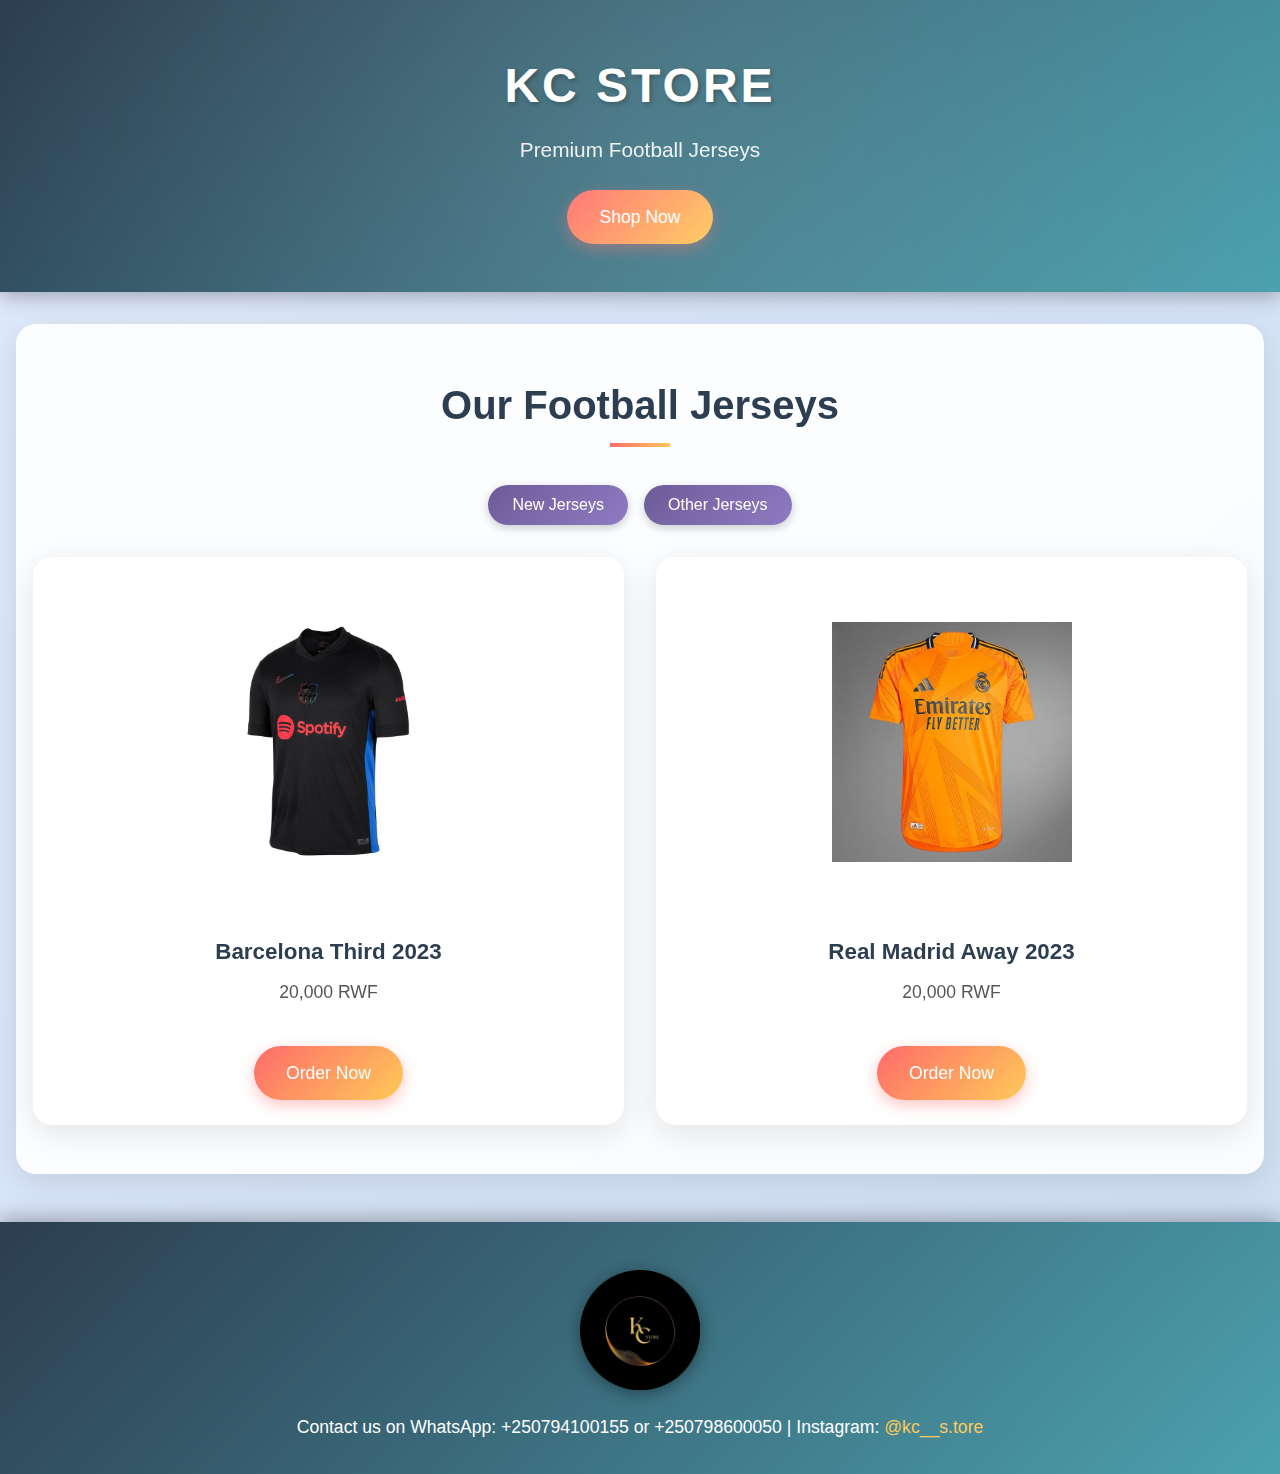
<file: kc store rw/index.html>
<!DOCTYPE html>
<html lang="en">
<head>
    <meta charset="UTF-8">
    <meta name="viewport" content="width=device-width, initial-scale=1.0">
    <title>KC Store - Football Jerseys</title>
    <meta name="description" content="Shop premium football jerseys at KC Store. Best quality, great prices!">
    <meta name="keywords" content="KC Store football jerseys, buy football jerseys, premium jerseys">
    <link rel="stylesheet" href="styles.css">
</head>
<body>
    <!-- Header -->
    <header>
        <h1>KC Store</h1>
        <p>Premium Football Jerseys</p>
        <a href="https://wa.me/250794100155" class="btn shop-now">Shop Now</a>
    </header>

    <!-- Jerseys Section -->
    <section class="jerseys">
        <h2>Our Football Jerseys</h2>
        <div class="filter-buttons">
            <button id="show-new" class="btn filter-btn">New Jerseys</button>
            <button id="show-others" class="btn filter-btn">Other Jerseys</button>
        </div>
        <div class="grid" id="jersey-grid">
            <!-- Default Jerseys (Static) -->
            <div class="jersey-item" data-created-at="1625097600000">
                <img src="photos/4.jpeg" alt="Barcelona Third 2023">
                <h3>Barcelona Third 2023</h3>
                <p>20,000 RWF</p>
                <a href="https://wa.me/250794100155" class="btn order-now">Order Now</a>
            </div>
            <div class="jersey-item" data-created-at="1625097600000">
                <img src="photos/2.jpeg" alt="Real Madrid Away 2023">
                <h3>Real Madrid Away 2023</h3>
                <p>20,000 RWF</p>
                <a href="https://www.instagram.com/kc__s.tore?utm_source=ig_web_button_share_sheet&igsh=ZDNlZDc0MzIxNw==" class="btn order-now">Order Now</a>
            </div>
            <!-- Dynamically added jerseys will be appended here -->
        </div>
    </section>

    <!-- Footer -->
    <footer>
        <img src="photos/KC_Store_Icon.png"KC Store Logo>
        <p>Contact us on WhatsApp: +250794100155 or +250798600050 | Instagram: <a href="https://www.instagram.com/kc__s.tore?utm_source=ig_web_button_share_sheet&igsh=ZDNlZDc0MzIxNw==" target="_blank">@kc__s.tore</a></p>

    </footer>

    <script src="script.js"></script>
</body>
</html>
</file>
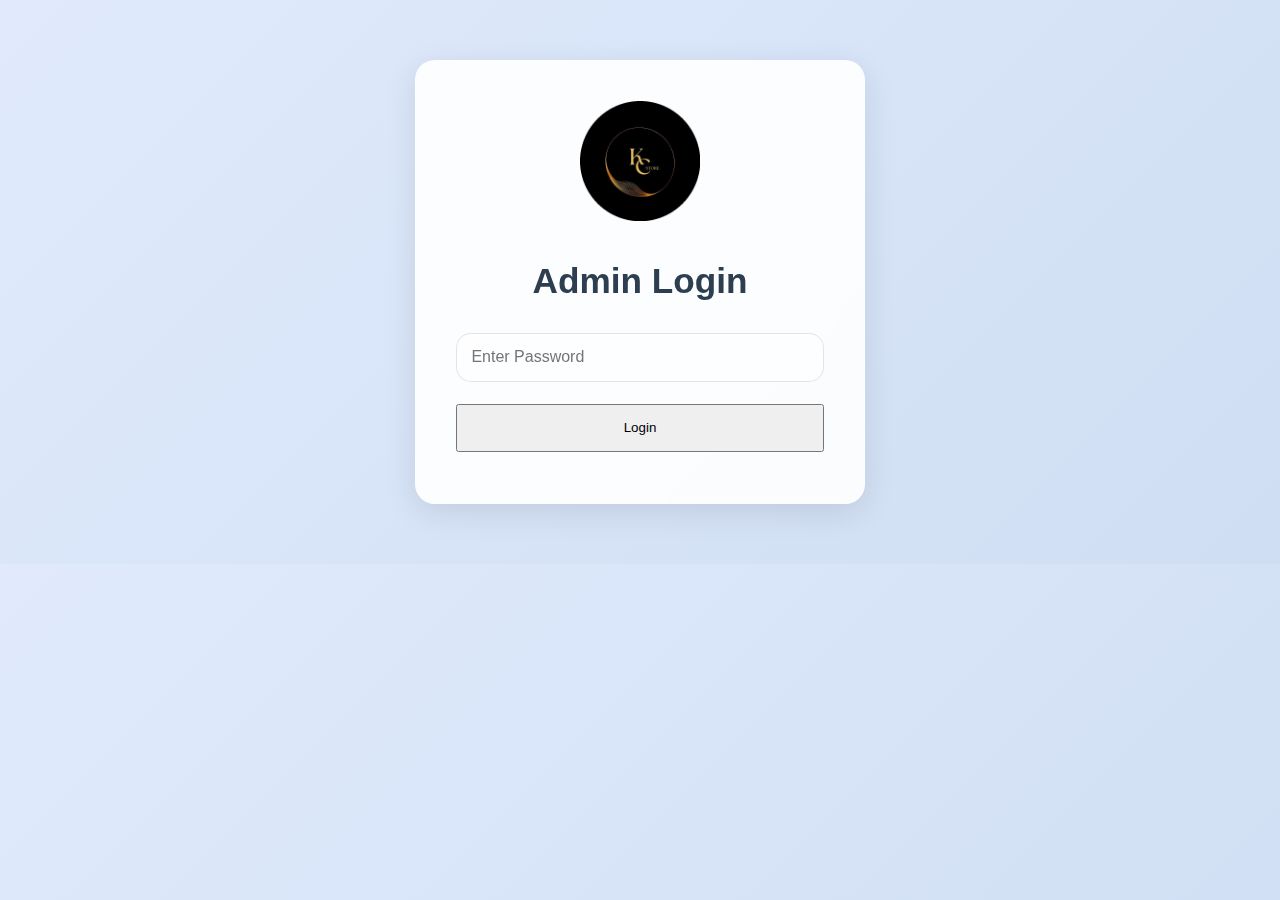
<file: kc store rw/admin.html>
<!DOCTYPE html>
<html lang="en">
<head>
    <meta charset="UTF-8">
    <meta name="viewport" content="width=device-width, initial-scale=1.0">
    <title>KC Store - Admin</title>
    <link rel="stylesheet" href="styles.css">
</head>
<body>
    <div id="login" class="admin-container">
        <img src="photos/KC_Store_Icon.png" alt="KC Store Logo" class="admin-logo">
        <h2>Admin Login</h2>
        <input type="password" id="password" placeholder="Enter Password">
        <button id="login-btn">Login</button>
    </div>

    <div id="upload-section" class="admin-container" style="display: none;">
        <img src="photos/KC_Store_Icon.png" alt="KC Store Logo" class="admin-logo">
        <h2>Upload New Jersey</h2>
        <form id="upload-form">
            <input type="text" id="jersey-name" placeholder="Jersey Name" required>
            <input type="number" id="jersey-price" placeholder="Price (e.g., 20000)" step="0.01" required>
            <input type="text" id="jersey-image" placeholder="Image Path (e.g., photos/jersey.jpg)" required>
            <input type="url" id="jersey-link" placeholder="Order Link (WhatsApp/Instagram)" required>
            <button type="submit">Add Jersey</button>
        </form>
        <button id="logout-btn">Logout</button>
    </div>

    <script src="script.js"></script>
</body>
</html>
</file>
<file: kc store rw/styles.css>
* {
    margin: 0;
    padding: 0;
    box-sizing: border-box;
    font-family: 'Poppins', sans-serif;
}

body {
    background: linear-gradient(135deg, #e0eafc, #cfdef3); /* Soft gradient background */
    color: #333;
    line-height: 1.6;
    overflow-x: hidden;
}

/* Header */
header {
    background: linear-gradient(135deg, #2c3e50, #4ca1af); /* Modern gradient */
    color: white;
    text-align: center;
    padding: 3rem 1rem;
    box-shadow: 0 4px 20px rgba(0,0,0,0.3);
    position: relative;
    overflow: hidden;
}

header::before {
    content: '';
    position: absolute;
    top: 0;
    left: 0;
    width: 100%;
    height: 100%;
    background: radial-gradient(circle, rgba(255,255,255,0.2), transparent);
    opacity: 0.5;
}

header h1 {
    font-size: clamp(2rem, 6vw, 3rem);
    letter-spacing: 3px;
    text-transform: uppercase;
    text-shadow: 2px 2px 5px rgba(0,0,0,0.3);
    animation: fadeInDown 1s ease-out;
}

header p {
    font-size: clamp(1rem, 3vw, 1.3rem);
    margin: 0.5rem 0;
    opacity: 0.9;
    animation: fadeIn 1.2s ease-out;
}

.btn {
    display: inline-block;
    padding: 0.8rem 2rem;
    background: linear-gradient(135deg, #ff6b6b, #feca57); /* Vibrant gradient */
    color: white;
    text-decoration: none;
    border-radius: 50px;
    margin-top: 1rem;
    border: none;
    cursor: pointer;
    font-size: clamp(0.9rem, 2.5vw, 1.1rem);
    transition: transform 0.3s ease, box-shadow 0.3s ease;
    box-shadow: 0 5px 15px rgba(255, 107, 107, 0.4);
    animation: pulse 2s infinite;
}

.btn:hover {
    transform: translateY(-5px);
    box-shadow: 0 10px 20px rgba(255, 107, 107, 0.6);
}

/* Filter Buttons */
.filter-buttons {
    margin-bottom: 2rem;
    display: flex;
    justify-content: center;
    gap: 1rem;
    animation: fadeIn 1.5s ease-out;
}

.filter-btn {
    background: linear-gradient(135deg, #6d5b98, #8e7cc3); /* Softer gradient */
    padding: 0.7rem 1.5rem;
    font-size: clamp(0.8rem, 2vw, 1rem);
    border-radius: 30px;
    box-shadow: 0 3px 10px rgba(0,0,0,0.2);
}

.filter-btn:hover {
    background: linear-gradient(135deg, #8e7cc3, #6d5b98);
    transform: translateY(-3px);
}

/* Jerseys Section */
.jerseys {
    padding: 3rem 1rem;
    text-align: center;
    background: rgba(255, 255, 255, 0.9); /* Glassmorphism effect */
    backdrop-filter: blur(10px);
    margin: 2rem 1rem;
    border-radius: 20px;
    box-shadow: 0 8px 32px rgba(0,0,0,0.1);
    border: 1px solid rgba(255, 255, 255, 0.3);
}

.jerseys h2 {
    font-size: clamp(1.8rem, 5vw, 2.5rem);
    margin-bottom: 2rem;
    color: #2c3e50;
    position: relative;
    animation: fadeIn 1s ease-out;
}

.jerseys h2::after {
    content: '';
    width: 60px;
    height: 4px;
    background: linear-gradient(90deg, #ff6b6b, #feca57);
    position: absolute;
    bottom: -10px;
    left: 50%;
    transform: translateX(-50%);
}

.grid {
    display: grid;
    grid-template-columns: repeat(auto-fit, minmax(280px, 1fr));
    gap: 2rem;
    max-width: 1400px;
    margin: 0 auto;
}

.jersey-item {
    background: rgba(255, 255, 255, 0.7); /* Glassmorphism effect */
    backdrop-filter: blur(8px);
    padding: 1.5rem;
    border-radius: 20px;
    box-shadow: 0 8px 32px rgba(0,0,0,0.1);
    border: 1px solid rgba(255, 255, 255, 0.3);
    transition: transform 0.5s ease, box-shadow 0.5s ease;
    display: flex;
    flex-direction: column;
    align-items: center;
    position: relative;
    animation: fadeInUp 0.8s ease-out;
}

.jersey-item:hover {
    transform: translateY(-10px);
    box-shadow: 0 15px 40px rgba(0,0,0,0.2);
}

.jersey-item img {
    width: 100%;
    max-width: 240px;
    height: auto;
    aspect-ratio: 3 / 4;
    object-fit: contain;
    border-radius: 15px;
    transition: transform 0.5s ease, opacity 0.5s ease;
    margin-bottom: 1.5rem;
}

.jersey-item img:hover {
    transform: scale(1.1);
    opacity: 0.95;
}

.jersey-item h3 {
    margin: 0.5rem 0;
    font-size: clamp(1.1rem, 3vw, 1.4rem);
    color: #2c3e50;
    text-align: center;
    font-weight: 600;
}

.jersey-item p {
    color: #555;
    font-size: clamp(0.9rem, 2.5vw, 1.1rem);
    margin-bottom: 1.5rem;
    text-align: center;
    font-weight: 500;
}

/* New Badge */
.new-badge {
    position: absolute;
    top: 15px;
    left: 15px;
    background: linear-gradient(135deg, #ff6b6b, #feca57);
    color: white;
    padding: 0.4rem 0.8rem;
    border-radius: 15px;
    font-size: 0.9rem;
    font-weight: 600;
    text-transform: uppercase;
    box-shadow: 0 3px 10px rgba(0,0,0,0.2);
    animation: bounce 1s infinite;
}

/* Footer */
footer {
    background: linear-gradient(135deg, #2c3e50, #4ca1af);
    color: white;
    text-align: center;
    padding: 2rem;
    margin-top: 3rem;
    box-shadow: 0 -4px 20px rgba(0,0,0,0.3);
}

footer img {
    width: clamp(90px, 20vw, 120px);
    margin: 1rem 0;
    filter: drop-shadow(0 3px 8px rgba(0,0,0,0.4));
    animation: fadeIn 1s ease-out;
}

footer p {
    font-size: clamp(0.9rem, 2.5vw, 1.1rem);
    animation: fadeIn 1.2s ease-out;
}

footer a {
    color: #feca57;
    text-decoration: none;
    transition: color 0.3s ease;
}

footer a:hover {
    color: #ff6b6b;
    text-decoration: underline;
}

/* Admin Styles */
.admin-container {
    max-width: 450px;
    margin: 60px auto;
    padding: 2.5rem;
    background: rgba(255, 255, 255, 0.9);
    backdrop-filter: blur(10px);
    border-radius: 20px;
    box-shadow: 0 8px 32px rgba(0,0,0,0.1);
    border: 1px solid rgba(255, 255, 255, 0.3);
    text-align: center;
    animation: fadeIn 1s ease-out;
}

.admin-logo {
    width: clamp(90px, 20vw, 120px);
    margin-bottom: 1.5rem;
}

.admin-container h2 {
    margin-bottom: 1.5rem;
    font-size: clamp(1.8rem, 4vw, 2.2rem);
    color: #2c3e50;
}

.admin-container input {
    display: block;
    width: 100%;
    padding: 0.9rem;
    margin: 0.7rem 0;
    border: 1px solid rgba(0,0,0,0.1);
    border-radius: 15px;
    font-size: clamp(0.9rem, 2.5vw, 1rem);
    transition: border-color 0.3s ease, box-shadow 0.3s ease;
    background: rgba(255, 255, 255, 0.5);
}

.admin-container input:focus {
    border-color: #ff6b6b;
    box-shadow: 0 0 10px rgba(255, 107, 107, 0.3);
    outline: none;
}

.admin-container button {
    width: 100%;
    padding: 0.9rem;
    margin: 0.7rem 0;
}

/* Animations */
@keyframes fadeIn {
    from { opacity: 0; }
    to { opacity: 1; }
}

@keyframes fadeInDown {
    from { opacity: 0; transform: translateY(-20px); }
    to { opacity: 1; transform: translateY(0); }
}

@keyframes fadeInUp {
    from { opacity: 0; transform: translateY(20px); }
    to { opacity: 1; transform: translateY(0); }
}

@keyframes pulse {
    0% { transform: scale(1); }
    50% { transform: scale(1.05); }
    100% { transform: scale(1); }
}

@keyframes bounce {
    0%, 20%, 50%, 80%, 100% { transform: translateY(0); }
    40% { transform: translateY(-10px); }
    60% { transform: translateY(-5px); }
}

/* Media Queries */
@media (max-width: 768px) {
    .grid {
        grid-template-columns: repeat(auto-fit, minmax(220px, 1fr));
        gap: 1.5rem;
    }
    .jersey-item img {
        max-width: 200px;
    }
    header, .jerseys, .admin-container {
        padding: 2rem 0.7rem;
    }
    .filter-buttons {
        flex-direction: column;
        gap: 0.7rem;
    }
}

@media (max-width: 480px) {
    .grid {
        grid-template-columns: 1fr;
    }
    .jersey-item img {
        max-width: 180px;
    }
    .btn {
        padding: 0.7rem 1.2rem;
    }
}
</file>
